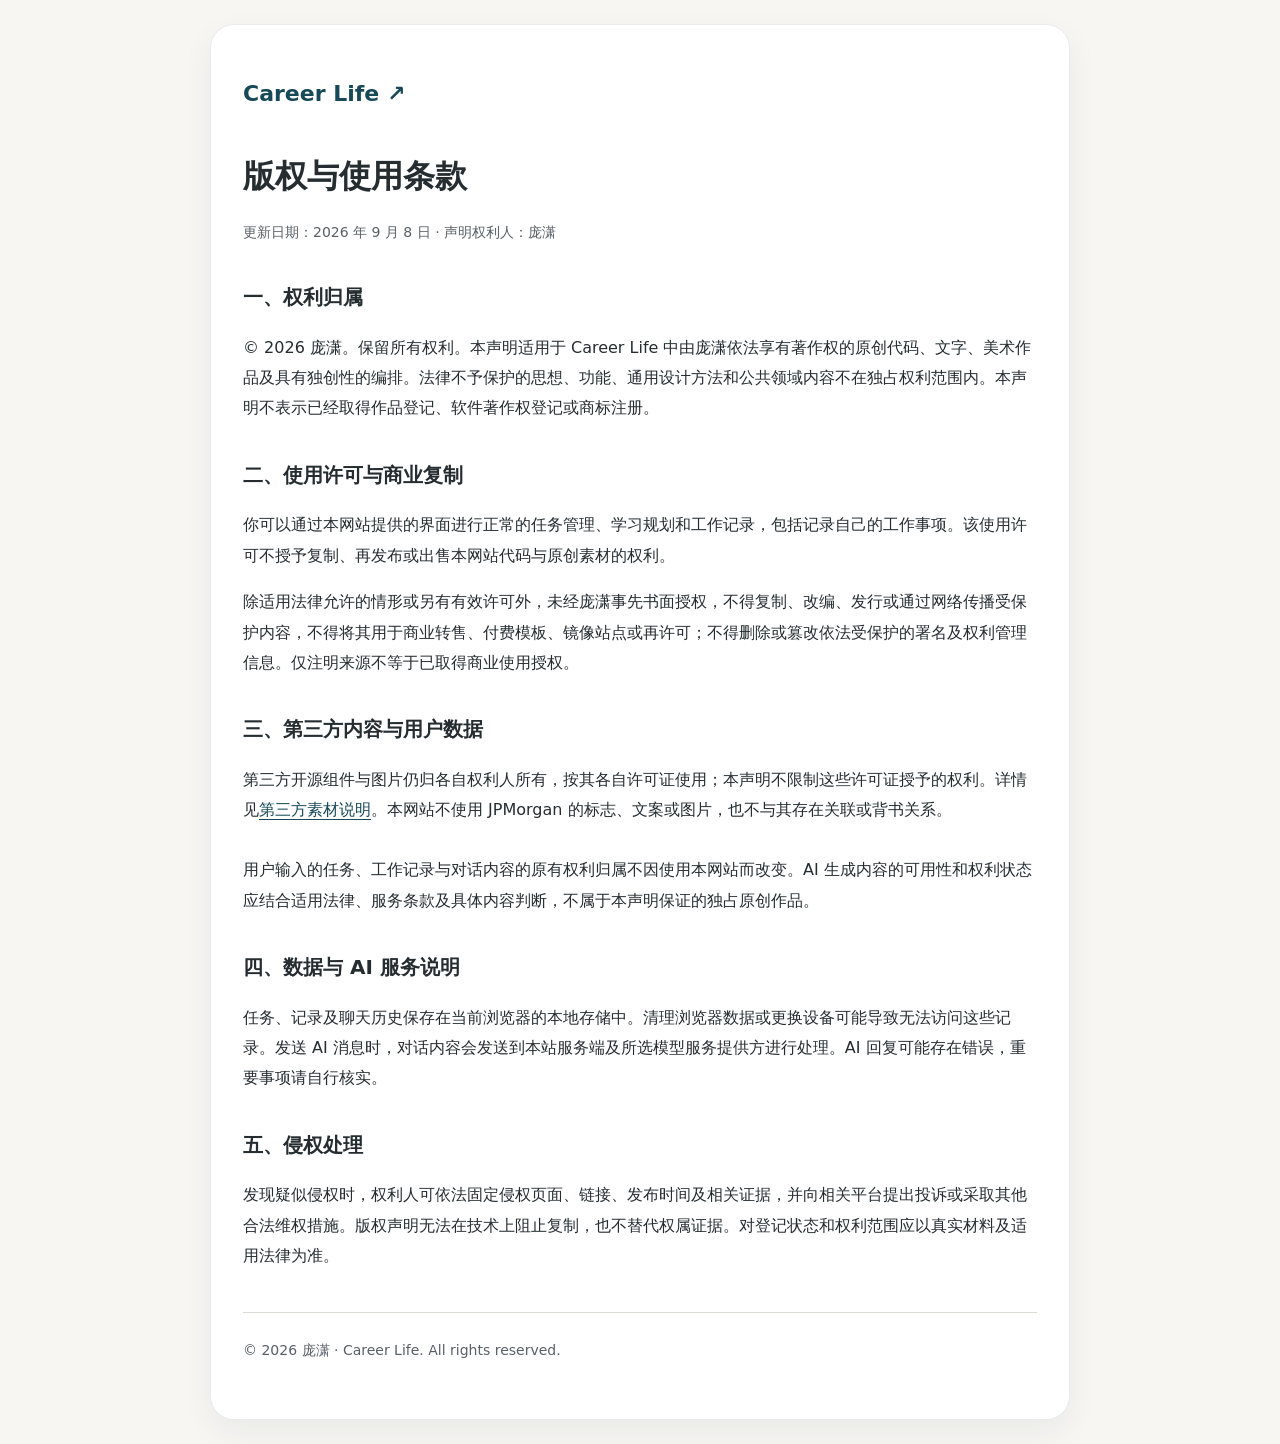
<file: legal.html>
<!doctype html>
<html lang="zh-CN">
<head>
  <meta charset="utf-8" />
  <meta name="viewport" content="width=device-width, initial-scale=1" />
  <meta name="author" content="庞潇" />
  <title>版权与使用条款 · Career Life</title>
  <style>
    * { box-sizing: border-box; }
    body { margin: 0; background: #f7f6f3; color: #252d31; font: 16px/1.9 Inter, "PingFang SC", "Microsoft YaHei", system-ui, sans-serif; }
    main { max-width: 860px; margin: 24px auto; padding: 40px 32px 56px; background: #fff; border: 1px solid #e8ebef; border-radius: 24px; box-shadow: 0 12px 32px rgba(25,41,50,.06); }
    a { display: inline-block; min-height: 44px; color: #174958; text-underline-offset: 4px; }
    a:hover { color: #1a647b; }
    a:focus-visible { outline: 3px solid #1a647b; outline-offset: 4px; border-radius: 6px; }
    .brand { display: inline-block; padding-block: 8px; font-size: 22px; font-weight: 700; color: #174958; text-decoration: none; }
    h1 { font-size: 32px; line-height: 1.35; margin-top: 32px; }
    h2 { font-size: 20px; margin-top: 32px; }
    .date, footer { color: #596066; font-size: 14px; }
    footer { border-top: 1px solid #dcdad4; margin-top: 40px; padding-top: 24px; }
    @media(max-width: 767px) { main { margin: 12px; padding: 24px 20px 40px; border-radius: 20px; } h1 { font-size: 28px; } }
  </style>
</head>
<body>
  <main>
    <a class="brand" href="index.html#dashboard">Career Life ↗</a>
    <h1>版权与使用条款</h1>
    <p class="date">更新日期：2026 年 9 月 8 日 · 声明权利人：庞潇</p>
    <h2>一、权利归属</h2>
    <p>© 2026 庞潇。保留所有权利。本声明适用于 Career Life 中由庞潇依法享有著作权的原创代码、文字、美术作品及具有独创性的编排。法律不予保护的思想、功能、通用设计方法和公共领域内容不在独占权利范围内。本声明不表示已经取得作品登记、软件著作权登记或商标注册。</p>
    <h2>二、使用许可与商业复制</h2>
    <p>你可以通过本网站提供的界面进行正常的任务管理、学习规划和工作记录，包括记录自己的工作事项。该使用许可不授予复制、再发布或出售本网站代码与原创素材的权利。</p>
    <p>除适用法律允许的情形或另有有效许可外，未经庞潇事先书面授权，不得复制、改编、发行或通过网络传播受保护内容，不得将其用于商业转售、付费模板、镜像站点或再许可；不得删除或篡改依法受保护的署名及权利管理信息。仅注明来源不等于已取得商业使用授权。</p>
    <h2>三、第三方内容与用户数据</h2>
    <p>第三方开源组件与图片仍归各自权利人所有，按其各自许可证使用；本声明不限制这些许可证授予的权利。详情见<a href="assets/THIRD_PARTY.md">第三方素材说明</a>。本网站不使用 JPMorgan 的标志、文案或图片，也不与其存在关联或背书关系。</p>
    <p>用户输入的任务、工作记录与对话内容的原有权利归属不因使用本网站而改变。AI 生成内容的可用性和权利状态应结合适用法律、服务条款及具体内容判断，不属于本声明保证的独占原创作品。</p>
    <h2>四、数据与 AI 服务说明</h2>
    <p>任务、记录及聊天历史保存在当前浏览器的本地存储中。清理浏览器数据或更换设备可能导致无法访问这些记录。发送 AI 消息时，对话内容会发送到本站服务端及所选模型服务提供方进行处理。AI 回复可能存在错误，重要事项请自行核实。</p>
    <h2>五、侵权处理</h2>
    <p>发现疑似侵权时，权利人可依法固定侵权页面、链接、发布时间及相关证据，并向相关平台提出投诉或采取其他合法维权措施。版权声明无法在技术上阻止复制，也不替代权属证据。对登记状态和权利范围应以真实材料及适用法律为准。</p>
    <footer>© 2026 庞潇 · Career Life. All rights reserved.</footer>
  </main>
</body>
</html>
</file>
